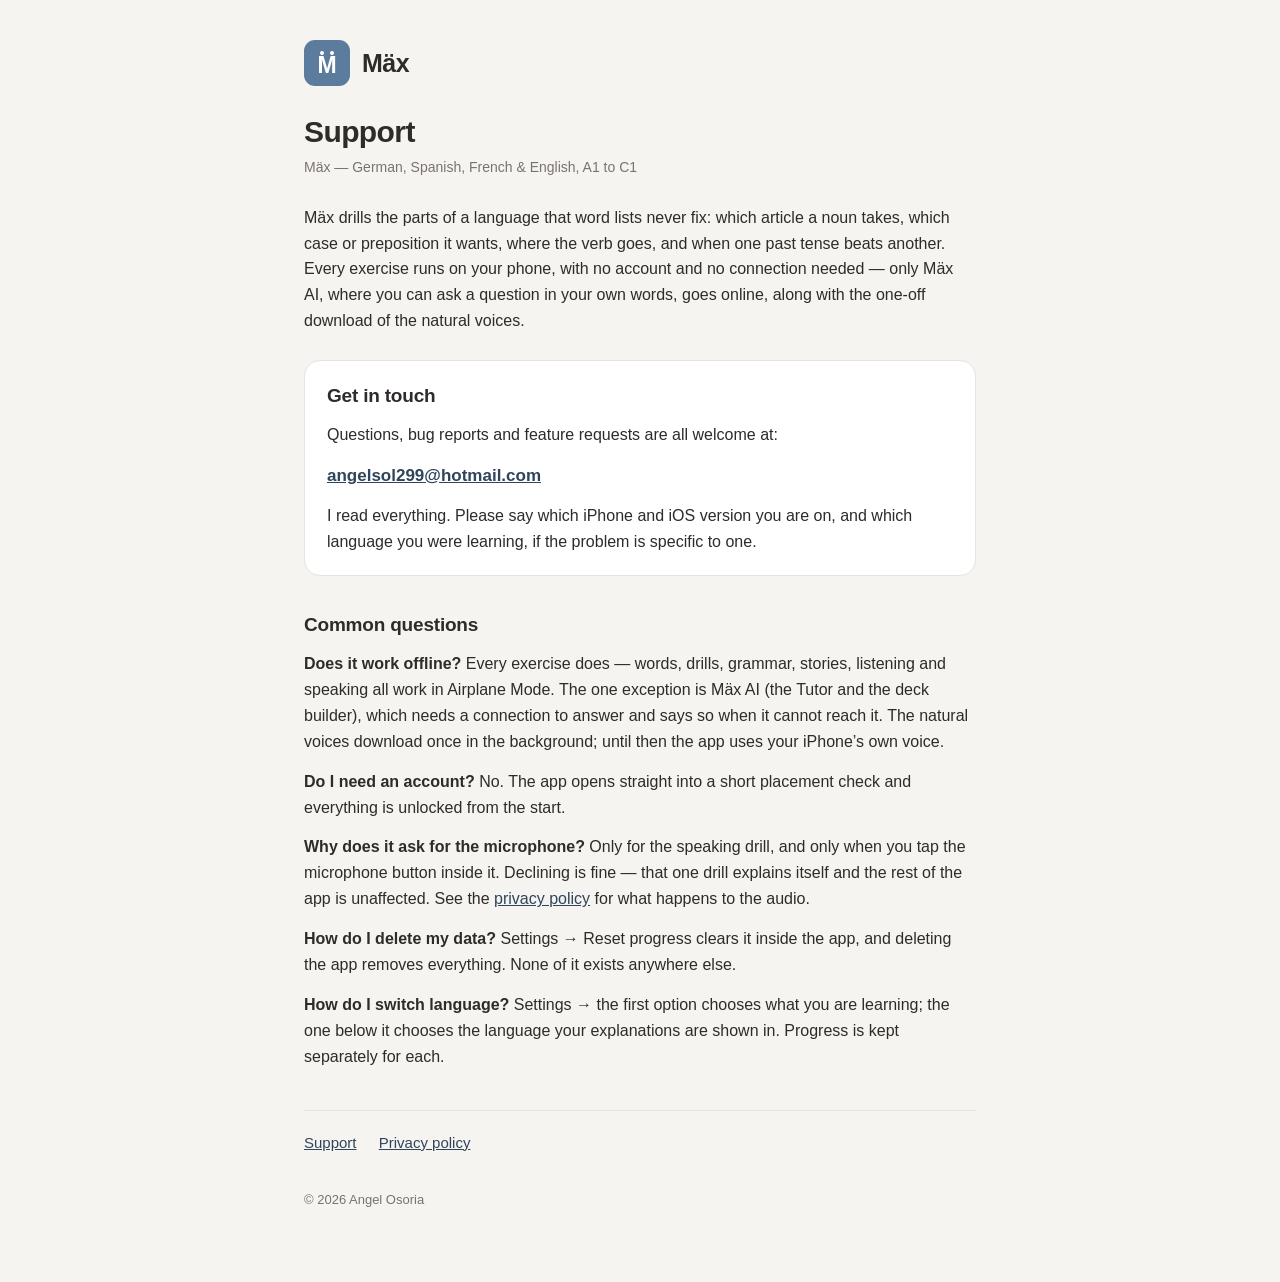
<file: index.html>
<!doctype html>
<html lang="en">
<head>
<meta charset="utf-8">
<meta name="viewport" content="width=device-width, initial-scale=1">
<title>Mäx — Support</title>
<meta name="description" content="Support and contact for Mäx, a German, Spanish, French and English grammar trainer for iPhone.">
<link rel="stylesheet" href="style.css">
</head>
<body>
<main>
<header><span class="tile"><i class="l"></i><i class="r"></i><b>M</b></span><span class="brand">Mäx</span></header>

<h1>Support</h1>
<p class="updated">Mäx — German, Spanish, French &amp; English, A1 to C1</p>

<p>Mäx drills the parts of a language that word lists never fix: which article a
noun takes, which case or preposition it wants, where the verb goes, and when
one past tense beats another. Every exercise runs on your phone, with no account
and no connection needed — only Mäx AI, where you can ask a question in your
own words, goes online, along with the one-off download of the natural voices.</p>

<div class="card">
  <h2 style="margin-top:0">Get in touch</h2>
  <p>Questions, bug reports and feature requests are all welcome at:</p>
  <p class="mail"><a href="mailto:angelsol299@hotmail.com">angelsol299@hotmail.com</a></p>
  <p>I read everything. Please say which iPhone and iOS version you are on, and
  which language you were learning, if the problem is specific to one.</p>
</div>

<h2>Common questions</h2>

<p><strong>Does it work offline?</strong> Every exercise does — words, drills,
grammar, stories, listening and speaking all work in Airplane Mode. The one
exception is Mäx AI (the Tutor and the deck builder), which needs a connection
to answer and says so when it cannot reach it. The natural voices download once
in the background; until then the app uses your iPhone’s own voice.</p>

<p><strong>Do I need an account?</strong> No. The app opens straight into a
short placement check and everything is unlocked from the start.</p>

<p><strong>Why does it ask for the microphone?</strong> Only for the speaking
drill, and only when you tap the microphone button inside it. Declining is fine
— that one drill explains itself and the rest of the app is unaffected. See the
<a href="privacy.html">privacy policy</a> for what happens to the audio.</p>

<p><strong>How do I delete my data?</strong> Settings → Reset progress clears it
inside the app, and deleting the app removes everything. None of it exists
anywhere else.</p>

<p><strong>How do I switch language?</strong> Settings → the first option
chooses what you are learning; the one below it chooses the language your
explanations are shown in. Progress is kept separately for each.</p>

<nav>
  <a href="index.html">Support</a>
  <a href="privacy.html">Privacy policy</a>
</nav>
<footer>© 2026 Angel Osoria</footer>
</main>
</body>
</html>
</file>
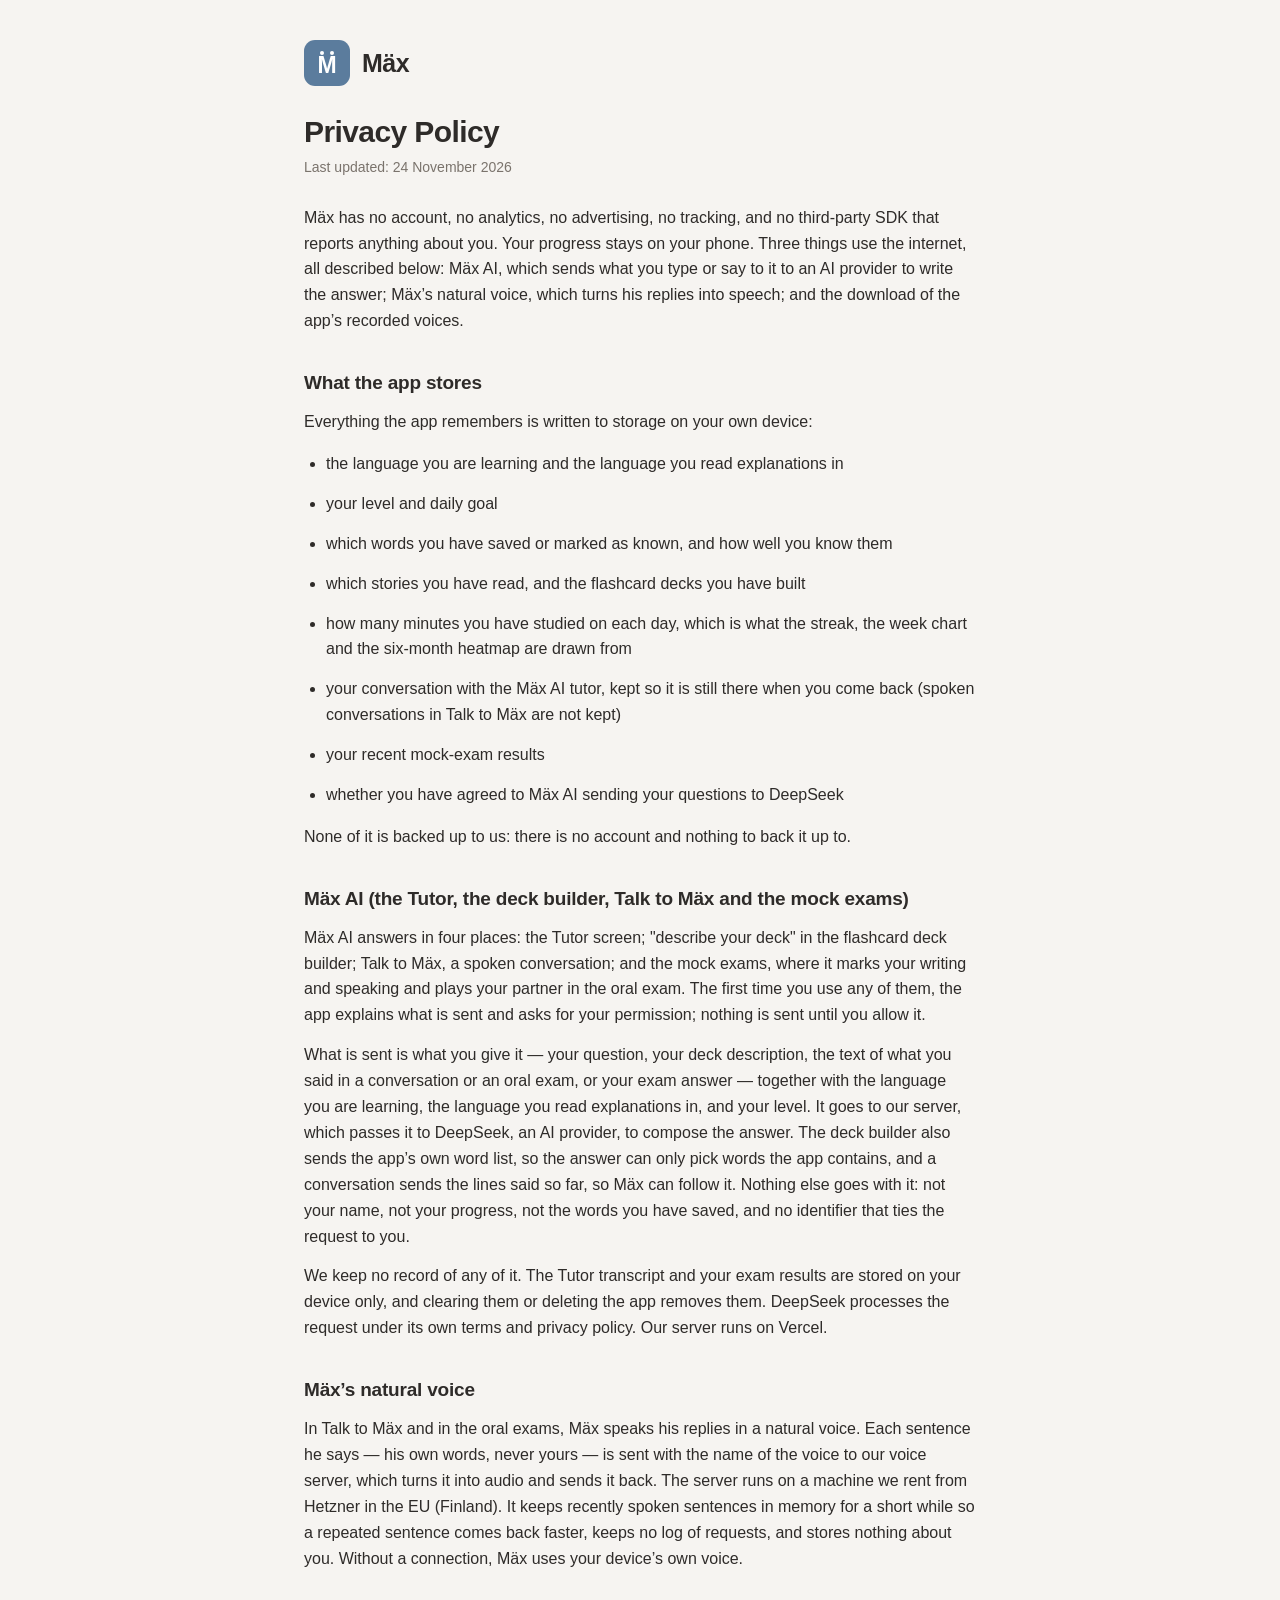
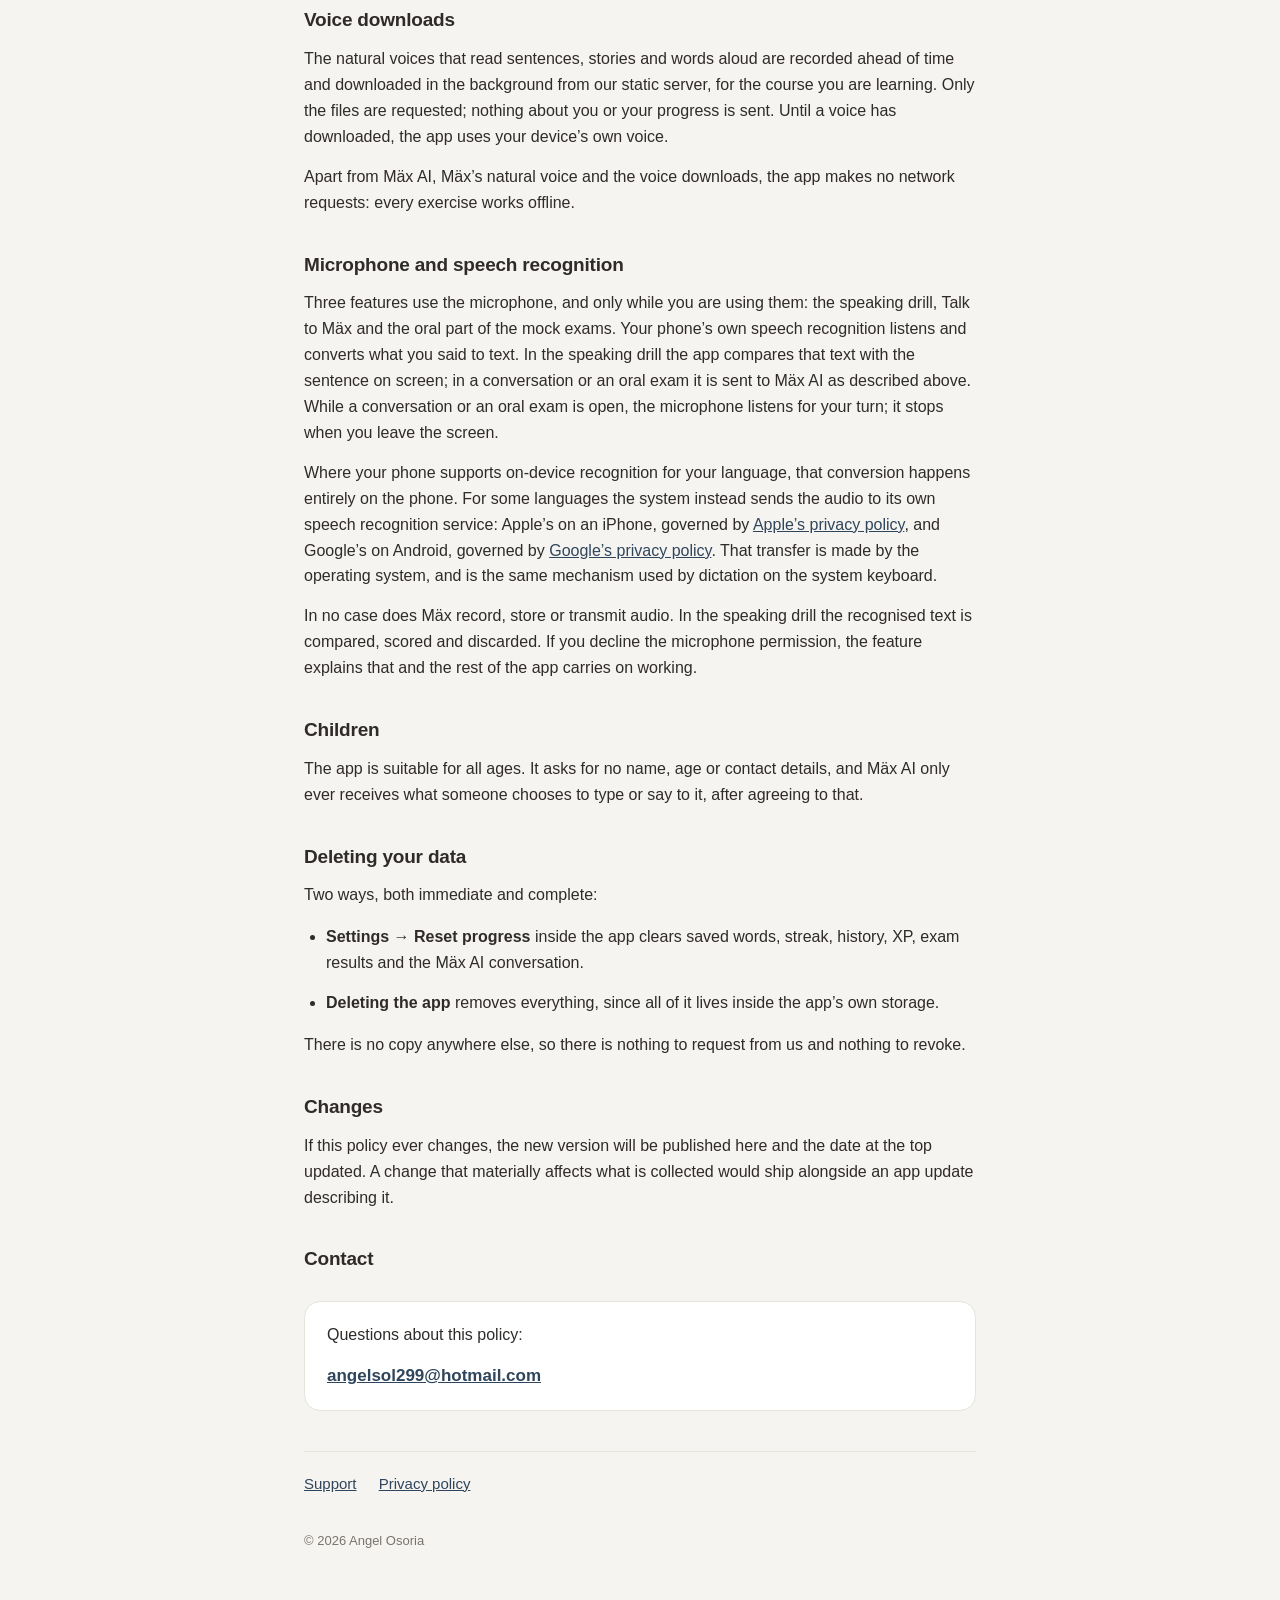
<file: privacy.html>
<!doctype html>
<html lang="en">
<head>
<meta charset="utf-8">
<meta name="viewport" content="width=device-width, initial-scale=1">
<title>Mäx — Privacy Policy</title>
<meta name="description" content="Mäx collects no personal data. Everything the app remembers stays on your device; only what you send to Mäx AI, and the sentences Mäx speaks, leave it.">
<link rel="stylesheet" href="style.css">
</head>
<body>
<main>
<header><span class="tile"><i class="l"></i><i class="r"></i><b>M</b></span><span class="brand">Mäx</span></header>

<h1>Privacy Policy</h1>
<p class="updated">Last updated: 24 November 2026</p>

<p>Mäx has no account, no analytics, no advertising, no tracking, and no third-party SDK that reports anything about you. Your progress stays on your phone. Three things use the internet, all described below: Mäx AI, which sends what you type or say to it to an AI provider to write the answer; Mäx’s natural voice, which turns his replies into speech; and the download of the app’s recorded voices.</p>

<h2>What the app stores</h2>

<p>Everything the app remembers is written to storage on your own device:</p>

<ul>
  <li>the language you are learning and the language you read explanations in</li>
  <li>your level and daily goal</li>
  <li>which words you have saved or marked as known, and how well you know them</li>
  <li>which stories you have read, and the flashcard decks you have built</li>
  <li>how many minutes you have studied on each day, which is what the streak, the week chart and the six-month heatmap are drawn from</li>
  <li>your conversation with the Mäx AI tutor, kept so it is still there when you come back (spoken conversations in Talk to Mäx are not kept)</li>
  <li>your recent mock-exam results</li>
  <li>whether you have agreed to Mäx AI sending your questions to DeepSeek</li>
</ul>

<p>None of it is backed up to us: there is no account and nothing to back it up to.</p>

<h2>Mäx AI (the Tutor, the deck builder, Talk to Mäx and the mock exams)</h2>

<p>Mäx AI answers in four places: the Tutor screen; "describe your deck" in the flashcard deck builder; Talk to Mäx, a spoken conversation; and the mock exams, where it marks your writing and speaking and plays your partner in the oral exam. The first time you use any of them, the app explains what is sent and asks for your permission; nothing is sent until you allow it.</p>

<p>What is sent is what you give it — your question, your deck description, the text of what you said in a conversation or an oral exam, or your exam answer — together with the language you are learning, the language you read explanations in, and your level. It goes to our server, which passes it to DeepSeek, an AI provider, to compose the answer. The deck builder also sends the app’s own word list, so the answer can only pick words the app contains, and a conversation sends the lines said so far, so Mäx can follow it. Nothing else goes with it: not your name, not your progress, not the words you have saved, and no identifier that ties the request to you.</p>

<p>We keep no record of any of it. The Tutor transcript and your exam results are stored on your device only, and clearing them or deleting the app removes them. DeepSeek processes the request under its own terms and privacy policy. Our server runs on Vercel.</p>

<h2>Mäx’s natural voice</h2>

<p>In Talk to Mäx and in the oral exams, Mäx speaks his replies in a natural voice. Each sentence he says — his own words, never yours — is sent with the name of the voice to our voice server, which turns it into audio and sends it back. The server runs on a machine we rent from Hetzner in the EU (Finland). It keeps recently spoken sentences in memory for a short while so a repeated sentence comes back faster, keeps no log of requests, and stores nothing about you. Without a connection, Mäx uses your device’s own voice.</p>

<h2>Voice downloads</h2>

<p>The natural voices that read sentences, stories and words aloud are recorded ahead of time and downloaded in the background from our static server, for the course you are learning. Only the files are requested; nothing about you or your progress is sent. Until a voice has downloaded, the app uses your device’s own voice.</p>

<p>Apart from Mäx AI, Mäx’s natural voice and the voice downloads, the app makes no network requests: every exercise works offline.</p>

<h2>Microphone and speech recognition</h2>

<p>Three features use the microphone, and only while you are using them: the speaking drill, Talk to Mäx and the oral part of the mock exams. Your phone’s own speech recognition listens and converts what you said to text. In the speaking drill the app compares that text with the sentence on screen; in a conversation or an oral exam it is sent to Mäx AI as described above. While a conversation or an oral exam is open, the microphone listens for your turn; it stops when you leave the screen.</p>

<p>Where your phone supports on-device recognition for your language, that conversion happens entirely on the phone. For some languages the system instead sends the audio to its own speech recognition service: Apple’s on an iPhone, governed by <a href="https://www.apple.com/legal/privacy/">Apple’s privacy policy</a>, and Google’s on Android, governed by <a href="https://policies.google.com/privacy">Google’s privacy policy</a>. That transfer is made by the operating system, and is the same mechanism used by dictation on the system keyboard.</p>

<p>In no case does Mäx record, store or transmit audio. In the speaking drill the recognised text is compared, scored and discarded. If you decline the microphone permission, the feature explains that and the rest of the app carries on working.</p>

<h2>Children</h2>

<p>The app is suitable for all ages. It asks for no name, age or contact details, and Mäx AI only ever receives what someone chooses to type or say to it, after agreeing to that.</p>

<h2>Deleting your data</h2>

<p>Two ways, both immediate and complete:</p>

<ul>
  <li><strong>Settings → Reset progress</strong> inside the app clears saved words, streak, history, XP, exam results and the Mäx AI conversation.</li>
  <li><strong>Deleting the app</strong> removes everything, since all of it lives inside the app’s own storage.</li>
</ul>

<p>There is no copy anywhere else, so there is nothing to request from us and nothing to revoke.</p>

<h2>Changes</h2>

<p>If this policy ever changes, the new version will be published here and the date at the top updated. A change that materially affects what is collected would ship alongside an app update describing it.</p>

<h2>Contact</h2>
<div class="card">
  <p>Questions about this policy:</p>
  <p class="mail"><a href="mailto:angelsol299@hotmail.com">angelsol299@hotmail.com</a></p>
</div>

<nav>
  <a href="index.html">Support</a>
  <a href="privacy.html">Privacy policy</a>
</nav>
<footer>© 2026 Angel Osoria</footer>
</main>
</body>
</html>
</file>
<file: style.css>
/* No web fonts, no analytics, no third-party requests of any kind. A privacy
   policy that phoned out to a CDN to render itself would be a poor advert for
   an app whose whole claim is that it collects nothing. */
:root {
  --ink: #2E2B29;
  --ground: #F6F4F1;
  --surface: #FFFFFF;
  --slate: #5B7C9D;
  --slate-deep: #2F455B;
  --muted: #7A736C;
  --divider: #E7E3DD;
}
* { box-sizing: border-box; }
body {
  margin: 0;
  padding: 0 20px 72px;
  background: var(--ground);
  color: var(--ink);
  font: 16px/1.62 -apple-system, BlinkMacSystemFont, "Segoe UI", Roboto, Helvetica, Arial, sans-serif;
  -webkit-text-size-adjust: 100%;
}
main { max-width: 42rem; margin: 0 auto; }
header { display: flex; align-items: center; gap: 12px; padding: 40px 0 28px; }
.tile {
  width: 46px; height: 46px; flex: none;
  border-radius: 11px; background: var(--slate);
  display: grid; place-items: center; position: relative;
}
.tile b { color: #fff; font-size: 23px; font-weight: 800; line-height: 1; margin-top: 5px; }
.tile i { position: absolute; top: 11px; width: 4px; height: 4px; border-radius: 50%; background: #fff; }
.tile i.l { left: 16px; } .tile i.r { right: 16px; }
.brand { font-size: 25px; font-weight: 800; letter-spacing: -0.5px; }
h1 { font-size: 30px; line-height: 1.2; letter-spacing: -0.6px; margin: 0 0 6px; }
h2 { font-size: 19px; margin: 34px 0 10px; letter-spacing: -0.2px; }
.updated { color: var(--muted); font-size: 14px; margin: 0 0 26px; }
p, li { margin: 0 0 14px; }
ul { padding-left: 22px; }
a { color: var(--slate-deep); }
a:hover { text-decoration: none; }
.card {
  background: var(--surface); border: 1px solid var(--divider);
  border-radius: 16px; padding: 20px 22px; margin: 26px 0;
}
.card p:last-child, .card ul:last-child { margin-bottom: 0; }
.mail { font-weight: 700; font-size: 17px; }
nav { margin-top: 40px; padding-top: 20px; border-top: 1px solid var(--divider); font-size: 15px; }
nav a { margin-right: 18px; }
footer { margin-top: 34px; color: var(--muted); font-size: 13px; }
@media (prefers-color-scheme: dark) {
  :root { --ink: #F1EEEA; --ground: #1B1A19; --surface: #242322; --divider: #37342F; --muted: #9C948B; --slate-deep: #A9C0D8; }
}
</file>
